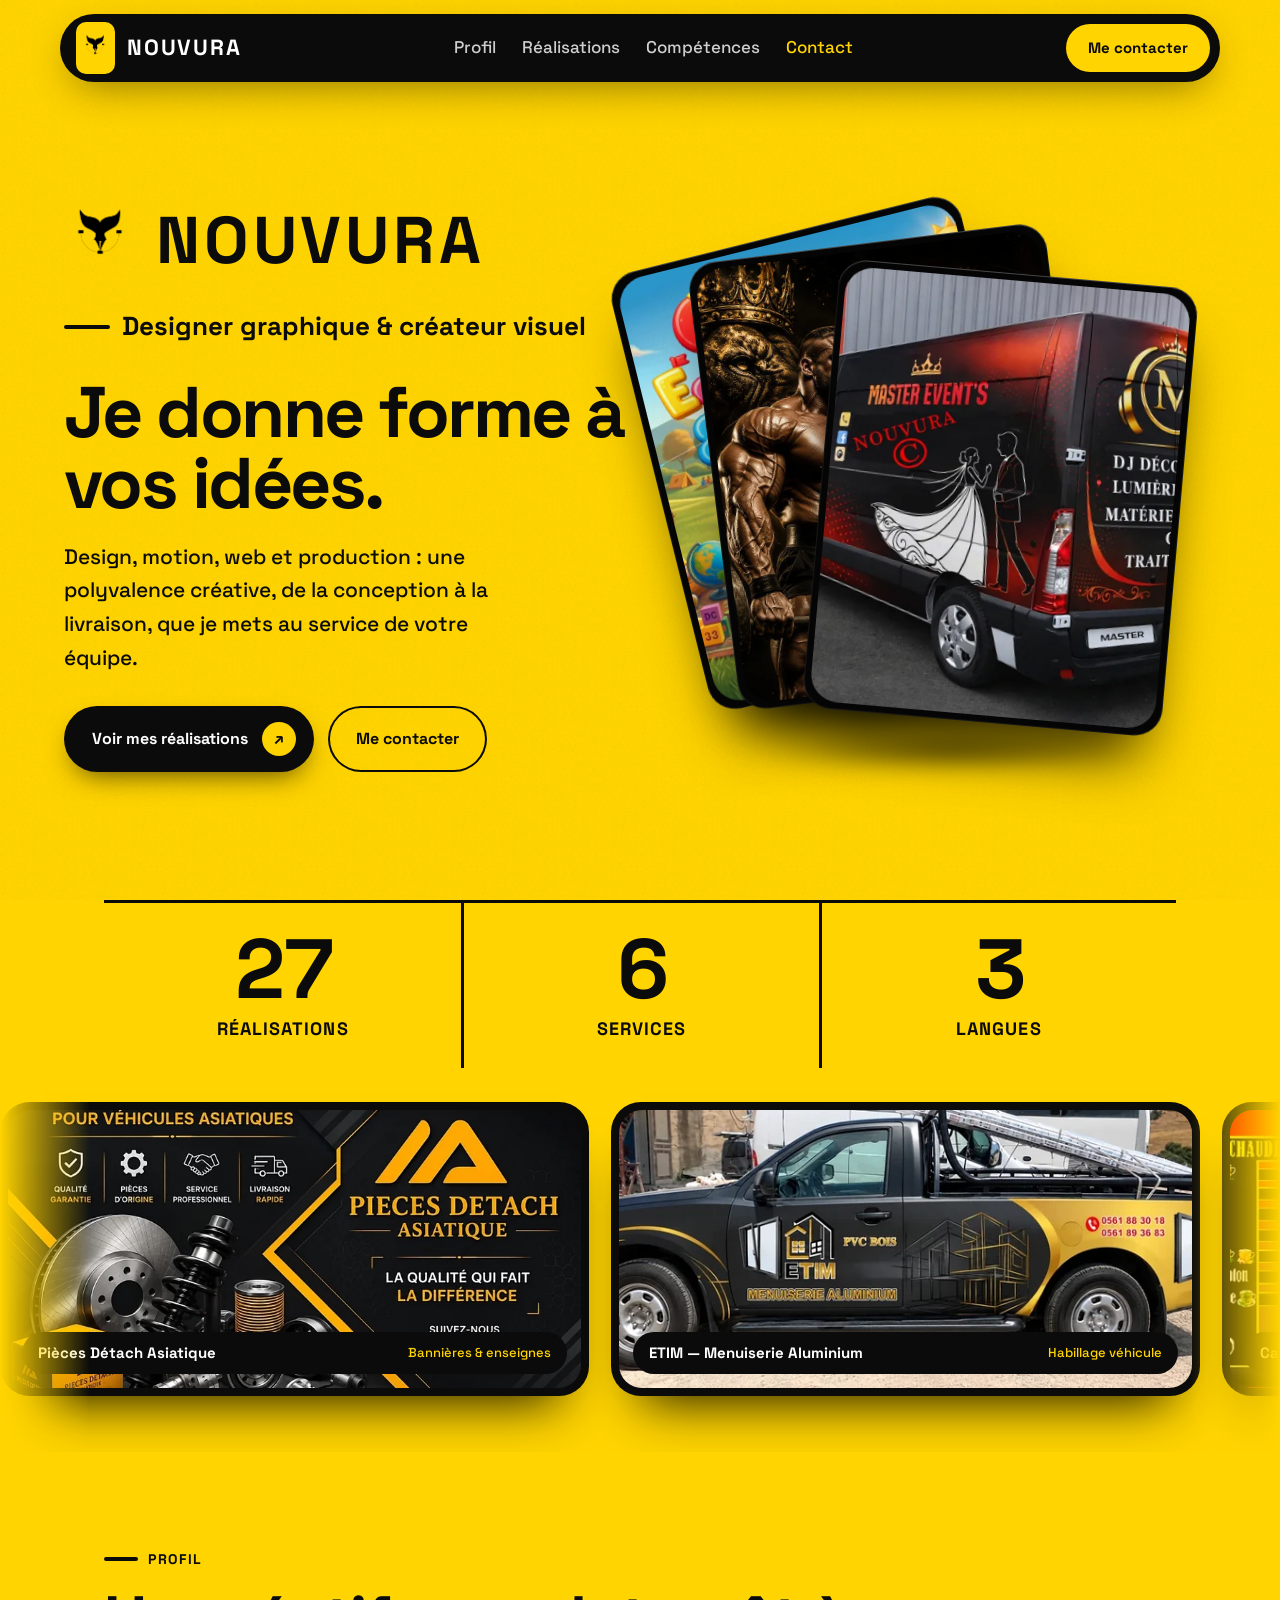
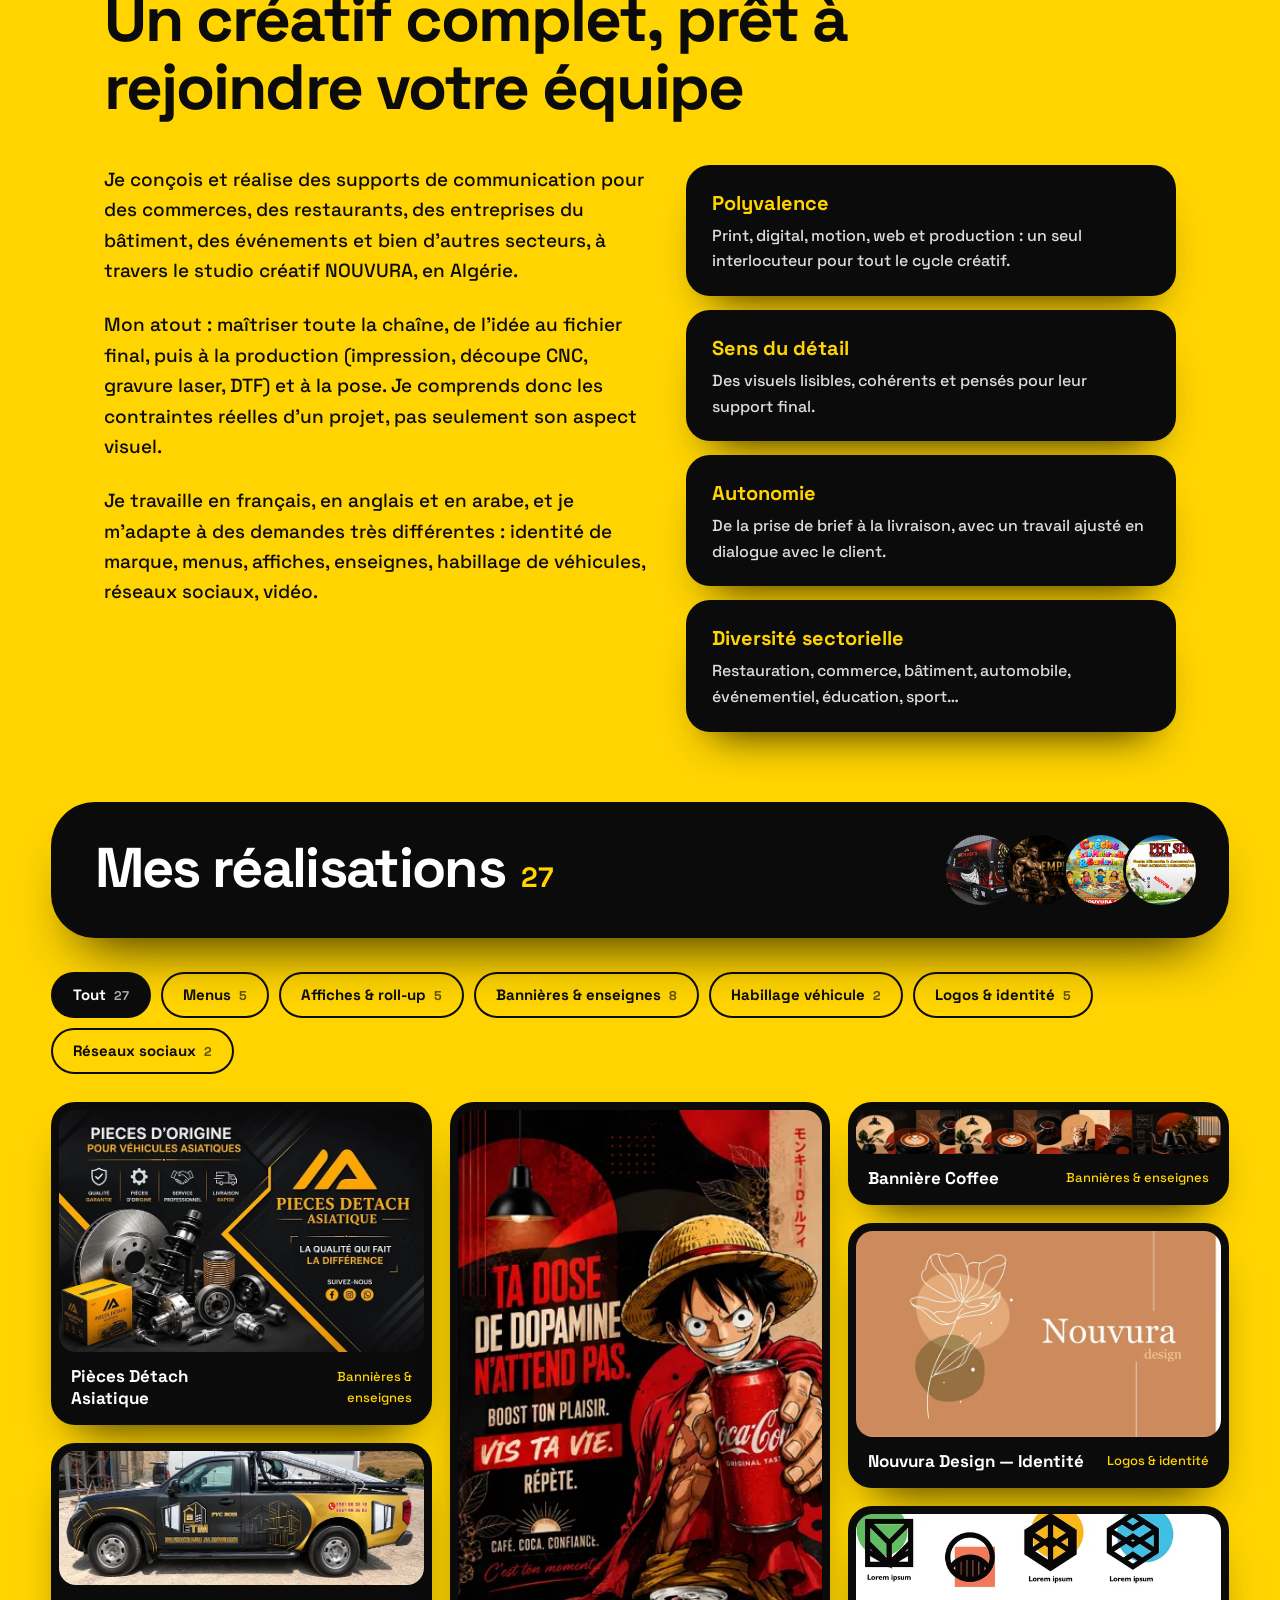
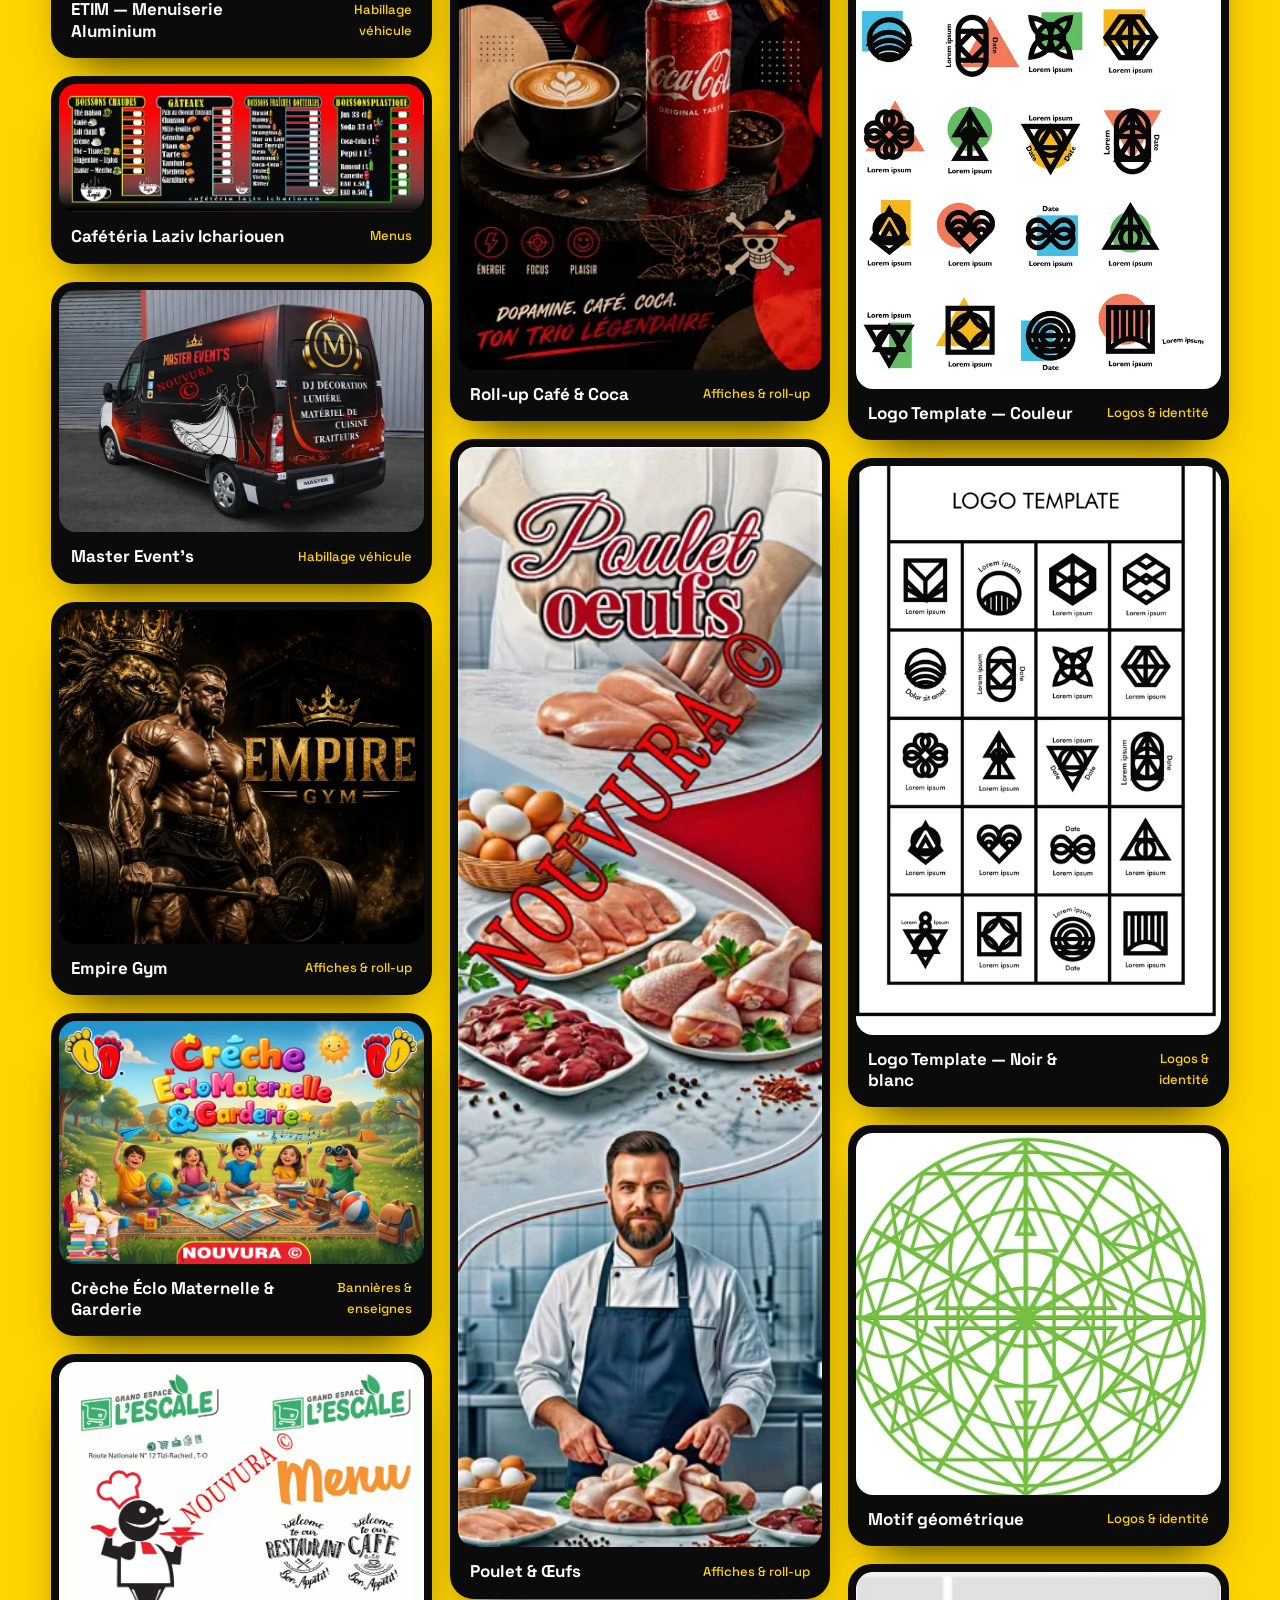
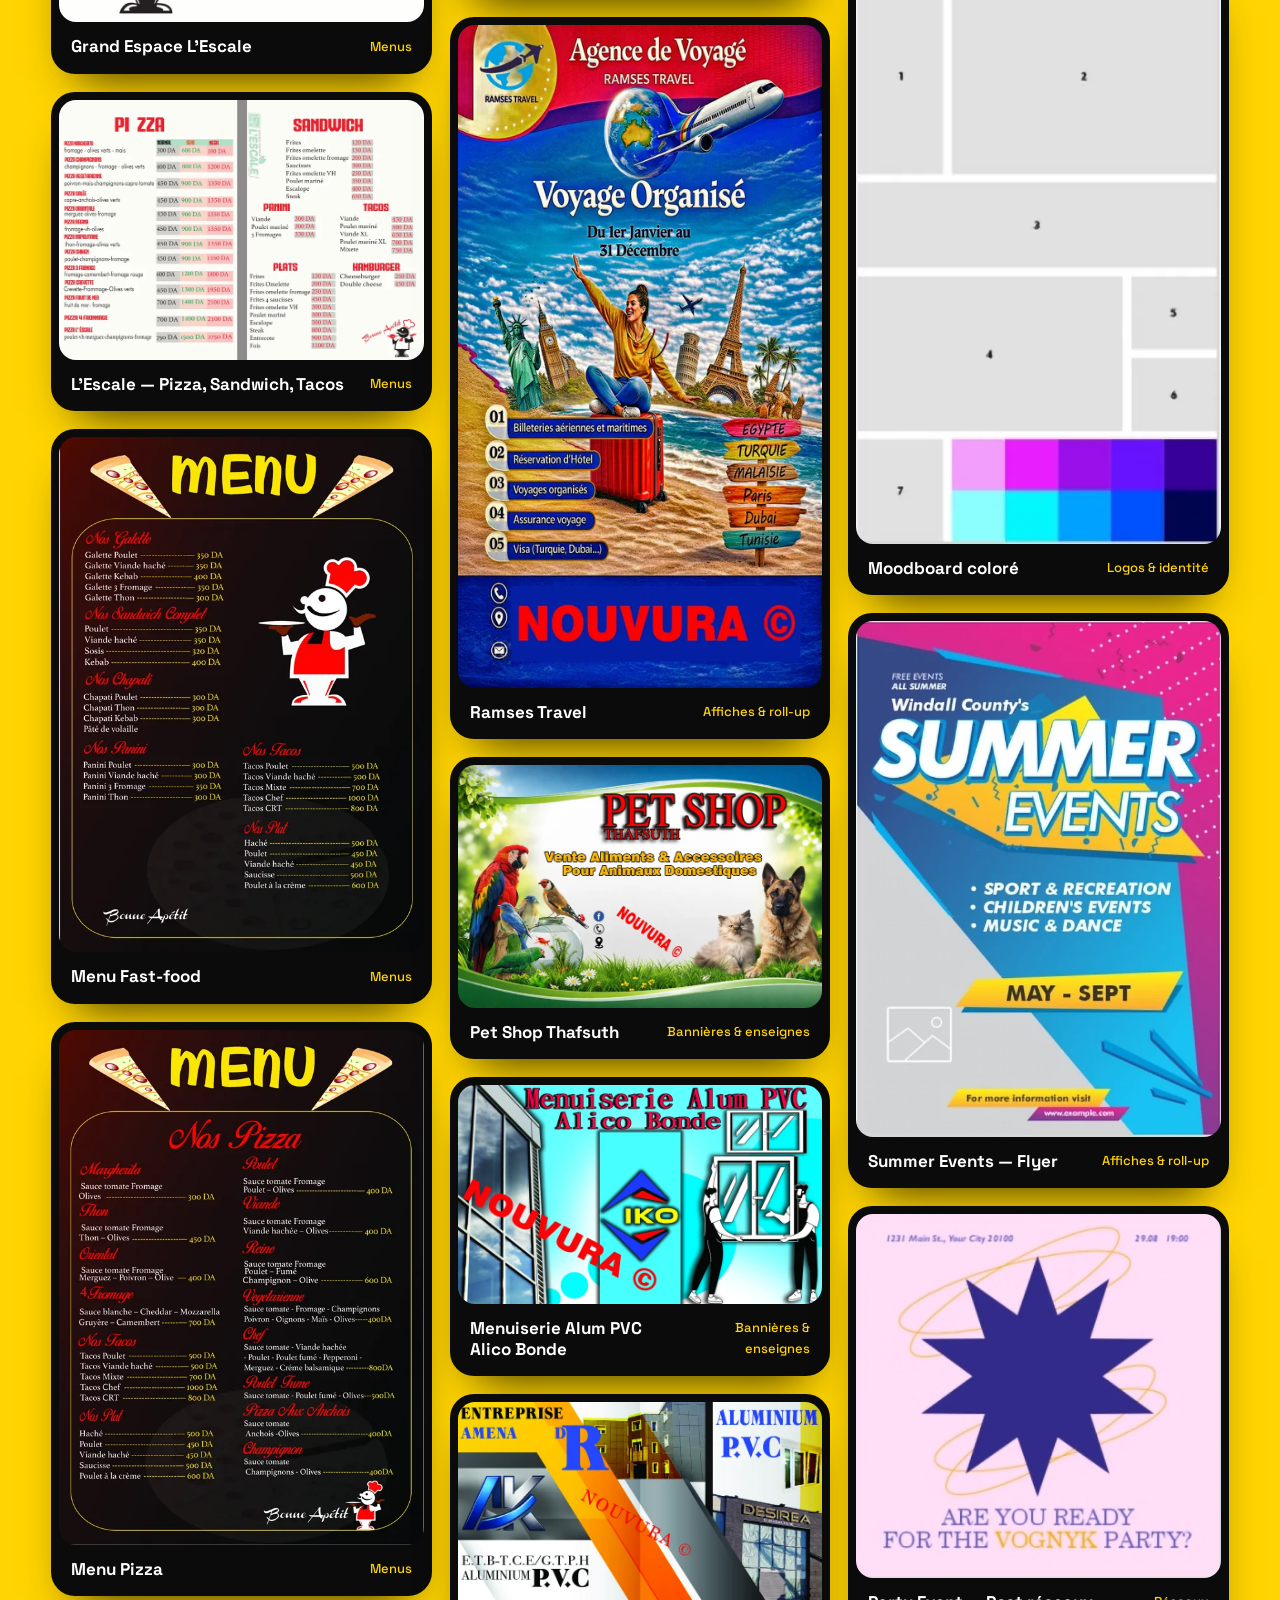
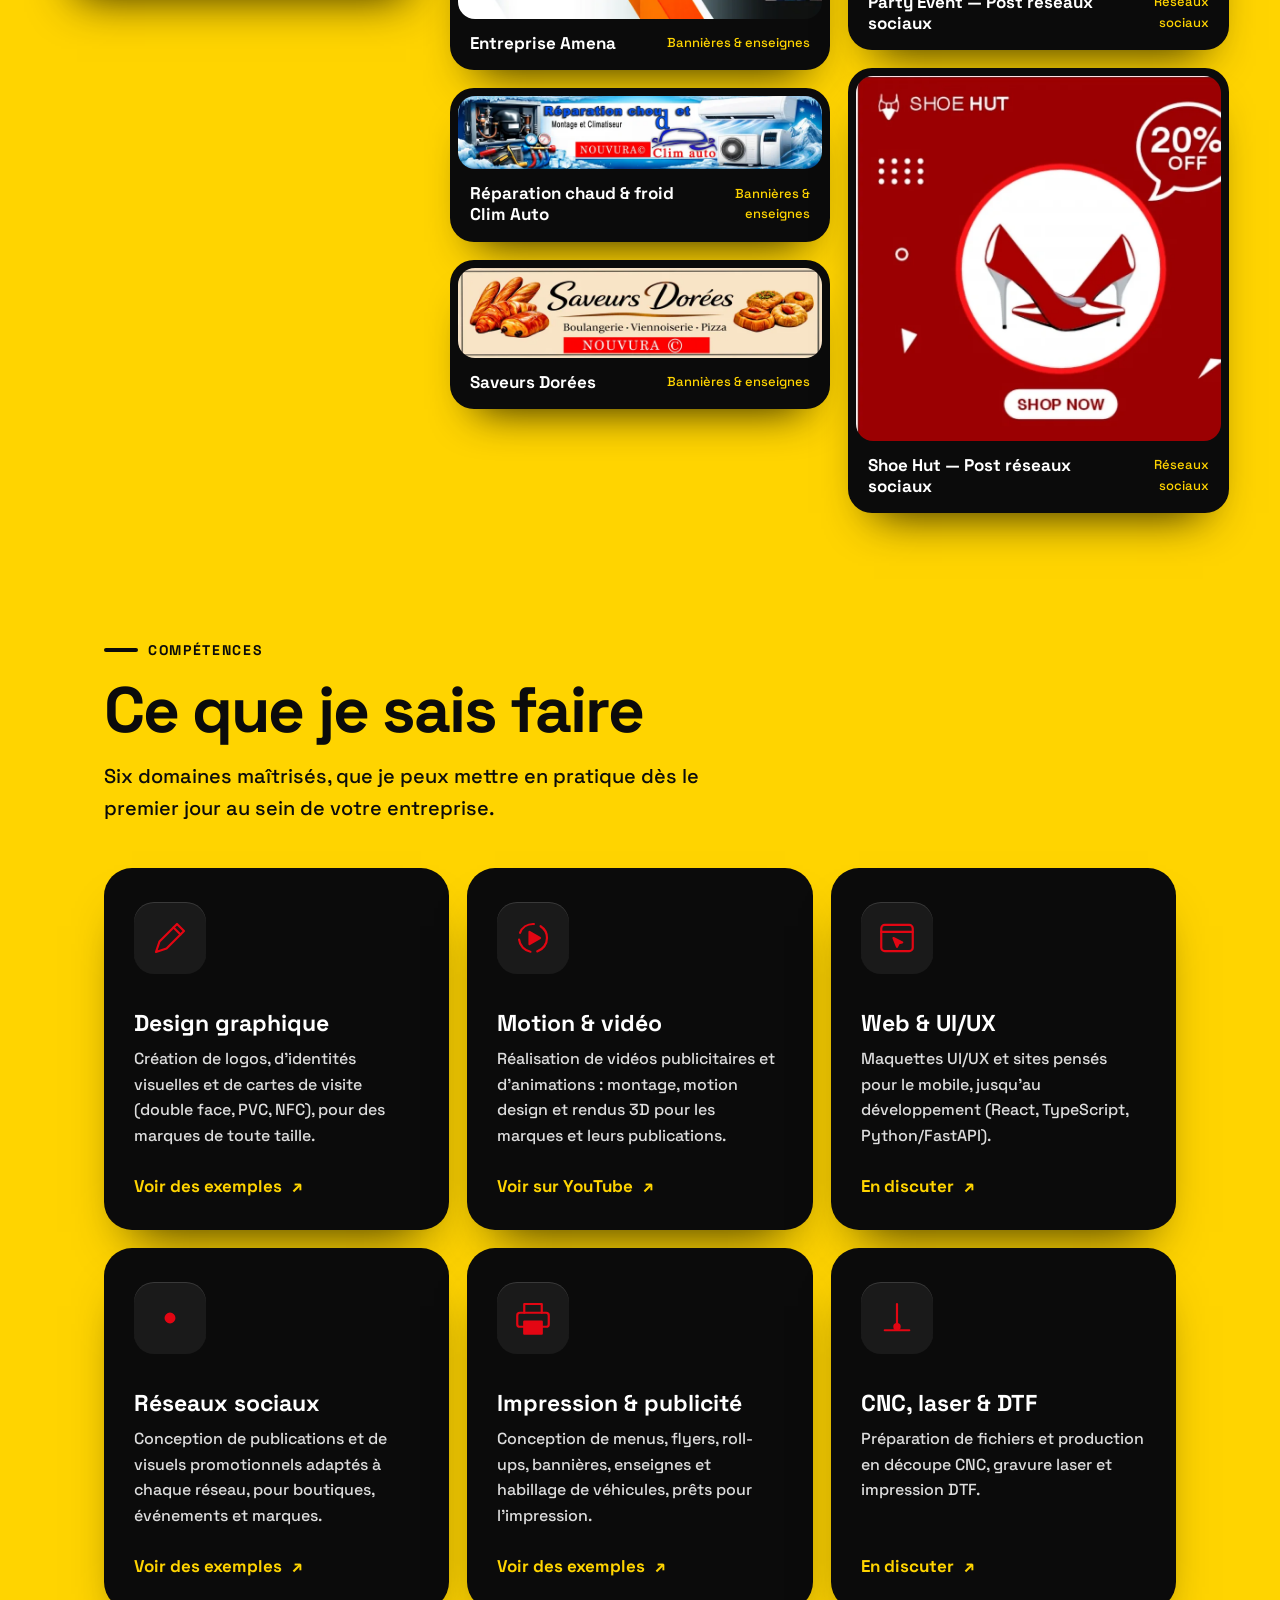
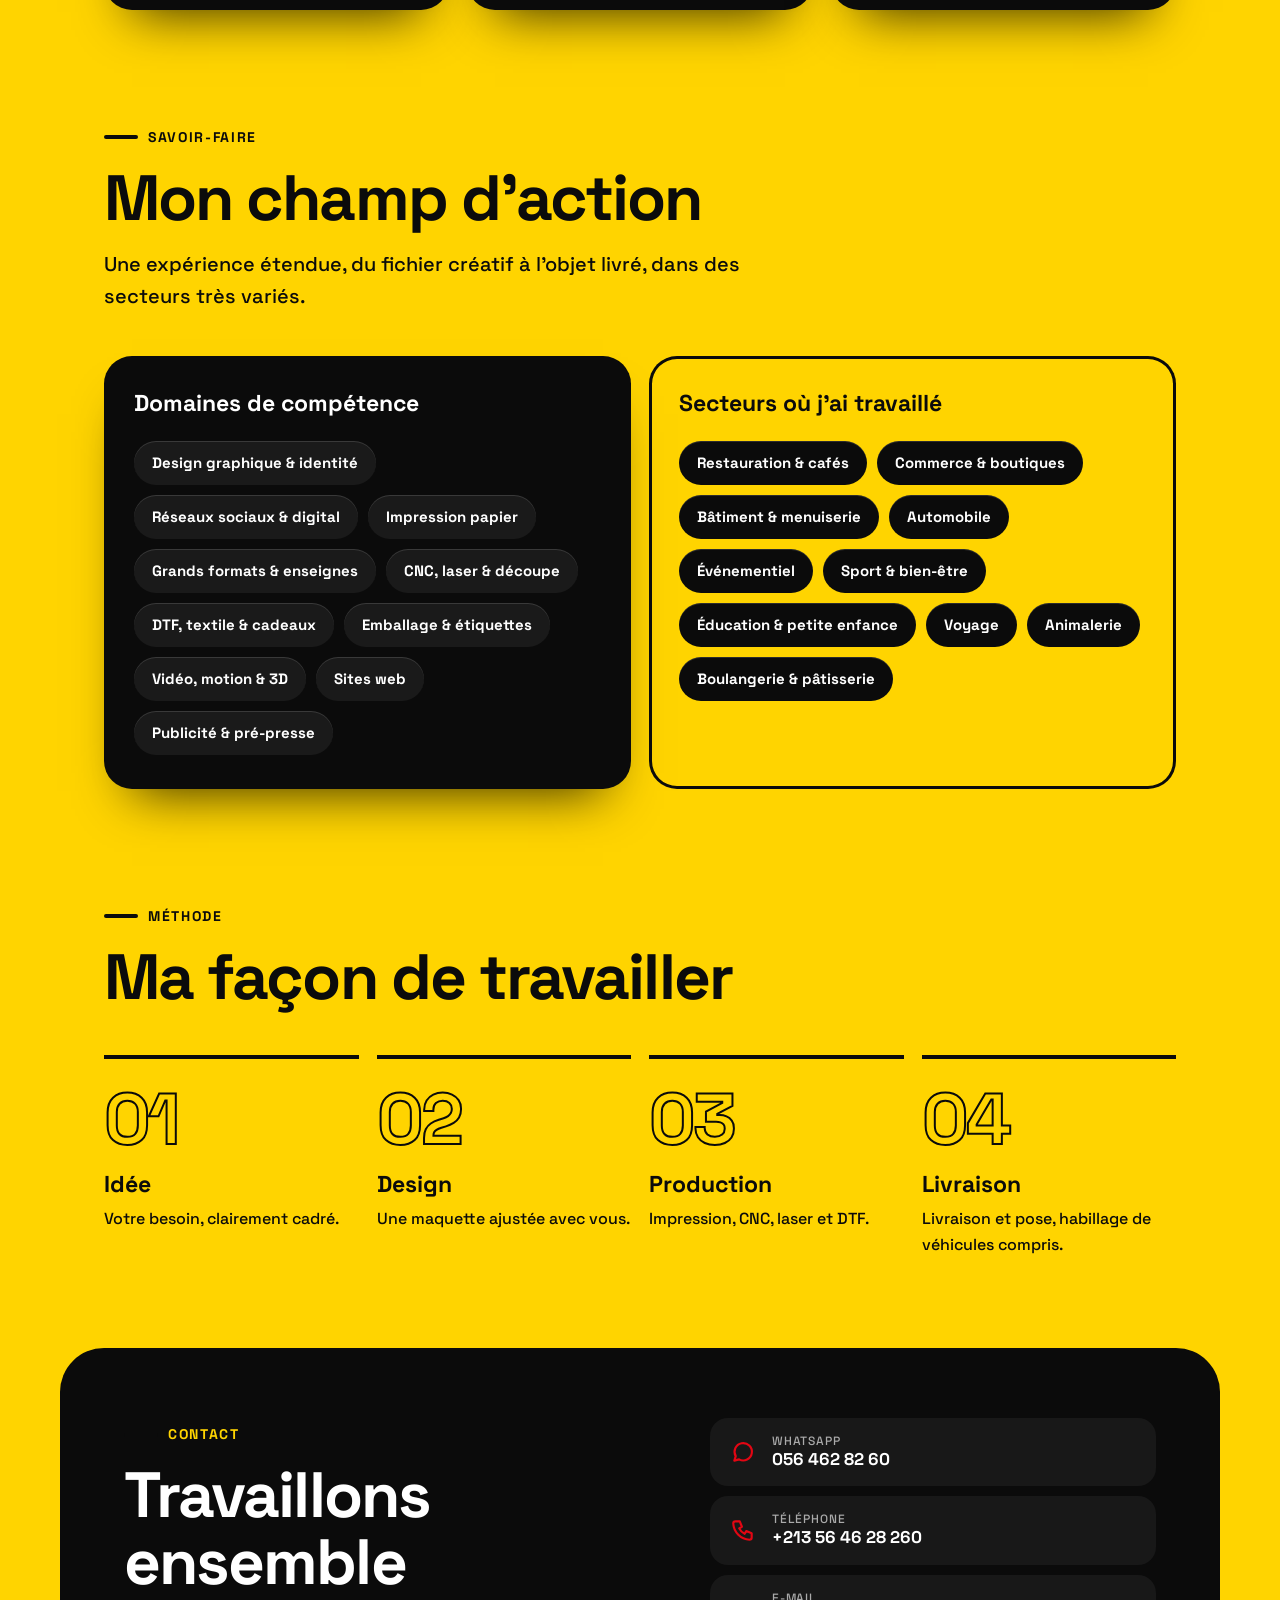
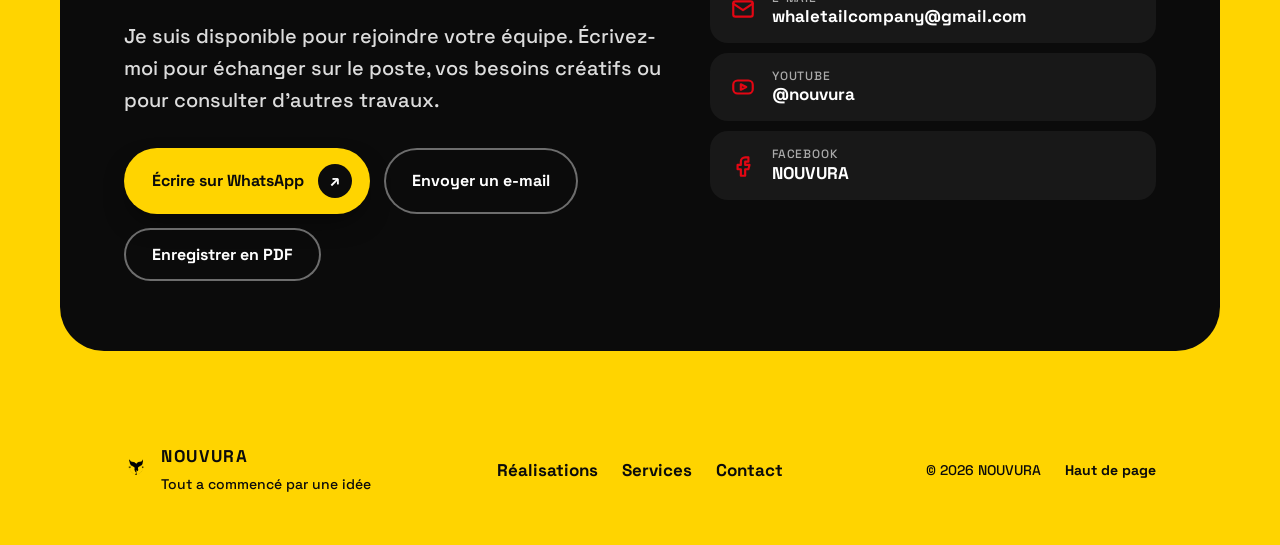
<file: index.html>
<!doctype html>
<html lang="fr">
<head>
<meta charset="utf-8">
<meta name="viewport" content="width=device-width, initial-scale=1">
<meta name="theme-color" content="#ffd400">
<title>NOUVURA — Portfolio | Designer graphique & créateur visuel</title>
<meta name="description" content="Portfolio professionnel — designer graphique et créateur visuel : design, motion & vidéo, web, réseaux sociaux, impression, CNC, laser & DTF.">
<link rel="icon" href="logo.png">
<link rel="preconnect" href="https://fonts.googleapis.com"><link rel="preconnect" href="https://fonts.gstatic.com" crossorigin>
<link href="https://fonts.googleapis.com/css2?family=Space+Grotesk:wght@500;700&display=swap" rel="stylesheet">
<style>
:root{--y:#ffd400;--k:#0b0b0b;--r:#e30613;--e:cubic-bezier(.22,1,.36,1);--s1:8px;--s2:16px;--s3:24px;--s4:32px;--s5:48px;--s6:72px}
*{box-sizing:border-box;margin:0}
html{scroll-behavior:smooth;scroll-padding-top:90px}
body{background:var(--y);color:var(--k);font:500 17px/1.6 'Space Grotesk',system-ui,sans-serif;overflow-x:hidden}
body::after{content:"";position:fixed;inset:0;pointer-events:none;opacity:.07;mix-blend-mode:multiply;background:url("data:image/svg+xml,%3Csvg xmlns='http://www.w3.org/2000/svg' width='160' height='160'%3E%3Cfilter id='n'%3E%3CfeTurbulence baseFrequency='.9' numOctaves='2'/%3E%3C/filter%3E%3Crect width='160' height='160' filter='url(%23n)'/%3E%3C/svg%3E")}
a{color:inherit;text-decoration:none}
svg{fill:none;stroke:currentColor;stroke-width:2;stroke-linecap:round;stroke-linejoin:round}
body.noscroll{overflow:hidden}
:focus-visible{outline:3px solid var(--k);outline-offset:3px}
.bar :focus-visible,article :focus-visible,.contact :focus-visible,.wtitle :focus-visible,.lb :focus-visible,.card :focus-visible,.rc:focus-visible{outline-color:var(--y)}
.skip{position:fixed;top:-80px;left:16px;z-index:60;background:var(--k);color:#fff;padding:12px 20px;border-radius:99px;font-weight:700;transition:top .3s var(--e)}.skip:focus{top:14px}

/* ---------- barre ---------- */
.bar{position:fixed;top:14px;left:50%;transform:translateX(-50%);width:min(1160px,calc(100% - 24px));z-index:9;display:flex;align-items:center;justify-content:space-between;gap:12px;background:var(--k);color:#fff;border-radius:999px;padding:8px 10px 8px 16px;box-shadow:0 14px 40px -12px #0007}
.brand{display:flex;align-items:center;gap:12px;letter-spacing:.08em;font-size:22px}
.brand img{height:52px;width:auto;border-radius:10px;background:var(--y);padding:4px}
nav.main{display:flex;gap:26px}nav.main a{opacity:.8;transition:.3s}nav.main a:hover,nav.main a[aria-current=true]{opacity:1;color:var(--y)}
.bar .pill{background:var(--y);color:var(--k);font-weight:700;font-size:15px;padding:12px 22px;border-radius:99px;transition:transform .5s var(--e)}.bar .pill:hover{transform:translateY(-2px)}
.prog{position:absolute;left:28px;right:28px;bottom:3px;height:3px;border-radius:3px;background:var(--y);transform-origin:left;transform:scaleX(0)}

/* ---------- hero ---------- */
.hero{position:relative;contain:paint;min-height:100svh;display:grid;grid-template-columns:1.05fr .95fr;align-items:center;gap:30px;padding:120px 5vw 60px;max-width:1300px;margin:auto}
.lock{display:flex;align-items:center;gap:18px;margin-bottom:14px}
.lock img{height:clamp(64px,9vw,104px);width:auto}
.lock b{font-size:clamp(34px,5.4vw,66px);letter-spacing:.06em;line-height:1}
.slogan{font-size:clamp(18px,2.2vw,26px);font-weight:700;margin-bottom:30px;display:flex;align-items:center;gap:12px}
.slogan::before{content:"";width:46px;height:4px;border-radius:4px;background:var(--k);flex:none}
h1{font-size:clamp(38px,5.6vw,80px);line-height:.98;letter-spacing:-.035em;font-weight:700}
.hero p{font-size:21px;margin:22px 0 32px;max-width:440px}
.cta-row{display:flex;flex-wrap:wrap;gap:14px}
.btn{display:inline-flex;align-items:center;gap:14px;background:var(--k);color:#fff;padding:16px 18px 16px 28px;border-radius:99px;font-weight:700;border:0;cursor:pointer;font-family:inherit;font-size:16px;transition:transform .5s var(--e),box-shadow .5s var(--e);box-shadow:0 12px 28px -10px #000a}
.btn i{font-style:normal;display:grid;place-items:center;width:34px;height:34px;border-radius:50%;background:var(--y);color:var(--k);transition:transform .5s var(--e)}
.btn:hover{transform:translateY(-3px)}.btn:hover i{transform:rotate(45deg)}
.btn.y{background:var(--y);color:var(--k)}.btn.y i{background:var(--k);color:#fff}
.btn.ghost{background:none;color:var(--k);box-shadow:inset 0 0 0 2px var(--k);padding:16px 28px}.btn.ghost:hover{background:var(--k);color:#fff}
.stage{position:relative;height:min(560px,70vw);perspective:1200px;transform-style:preserve-3d}
.plate,.shadow{position:absolute;left:50%;top:50%;transition:transform .12s linear}
.plate{--ox:0px;--oy:0px;--rot:0deg;--mx:0px;--my:0px;--ry:0deg;--rx:0deg;transform:translate(calc(var(--ox) + var(--mx)),calc(var(--oy) + var(--my))) rotate(var(--rot)) rotateY(var(--ry)) rotateX(var(--rx))}
.p2{--ox:-16%;--oy:-3%;--rot:-7deg}.p3{--ox:-32%;--oy:-6%;--rot:-14deg}
.p1{--ox:14%;--oy:4%;--rot:5deg}
.plate{width:min(360px,70%);aspect-ratio:4/5;margin:calc(min(360px,70%)*-.625) 0 0 calc(min(360px,70%)*-.5);border-radius:28px;background:#050505;padding:7px;overflow:hidden;box-shadow:inset 0 1px 0 #fff3,inset 0 0 0 1px #fff1,0 40px 60px -20px #000c}
.p1{animation:float 7s ease-in-out infinite}
.plate img{width:100%;height:100%;object-fit:cover;border-radius:inherit;display:block}
.shadow{width:70%;height:40px;margin:250px 0 0 -35%;background:radial-gradient(#0009,#0000 70%);filter:blur(10px);animation:sh 7s ease-in-out infinite}
@keyframes float{50%{translate:0 -14px}}@keyframes sh{50%{scale:.88;opacity:.7}}

/* ---------- chiffres ---------- */
.stats{max-width:1200px;margin:0 auto;padding:0 5vw;display:grid;grid-template-columns:repeat(3,minmax(0,1fr))}
.sti{display:flex;flex-direction:column;align-items:center;gap:4px;padding:var(--s3) var(--s2);border-top:3px solid var(--k);min-width:0}
.sti+.sti{border-inline-start:3px solid var(--k)}
.sti b{font-size:clamp(40px,7vw,84px);line-height:1;letter-spacing:-.04em;font-variant-numeric:tabular-nums}
.sti span{font-size:clamp(13px,1.6vw,18px);font-weight:700;letter-spacing:.06em;text-transform:uppercase;text-align:center}

/* ---------- bande ---------- */
.reel{direction:ltr;overflow:hidden;padding:34px 0 56px;-webkit-mask-image:linear-gradient(90deg,transparent,#000 7%,#000 93%,transparent);mask-image:linear-gradient(90deg,transparent,#000 7%,#000 93%,transparent)}
.track{display:flex;gap:22px;width:max-content;animation:reel 80s linear infinite}
@keyframes reel{to{transform:translateX(-50%)}}
.rc{position:relative;flex:none;width:clamp(290px,46vw,680px);aspect-ratio:2/1;border-radius:30px;background:var(--k);padding:8px;cursor:zoom-in;box-shadow:0 34px 50px -30px #000e}
.rc .ri{width:100%;height:100%;overflow:hidden;border-radius:23px}
.rc img{width:100%;height:100%;object-fit:cover;display:block;animation:kb 10s ease-in-out infinite alternate}
.rc:nth-child(even) img{animation-delay:-5s}
@keyframes kb{to{transform:scale(1.08)}}
.rc figcaption{position:absolute;left:22px;right:22px;bottom:22px;display:flex;justify-content:space-between;align-items:center;gap:10px;background:var(--k);color:#fff;padding:9px 16px;border-radius:99px}
.rc b{font-size:15px;min-width:0;overflow:hidden;text-overflow:ellipsis;white-space:nowrap}.rc small{color:var(--y);font-size:13px;white-space:nowrap}

/* ---------- titres de section ---------- */
h2{font-size:clamp(34px,5vw,64px);letter-spacing:-.03em;line-height:1.05;margin-bottom:var(--s2)}
.lead{font-size:20px;max-width:640px;margin-bottom:44px}
h3{font-size:23px;font-weight:700;line-height:1.2}
.eyebrow{display:inline-flex;align-items:center;gap:10px;font-weight:700;font-size:14px;letter-spacing:.12em;text-transform:uppercase;margin-bottom:var(--s2)}
.eyebrow::before{content:"";width:34px;height:4px;border-radius:4px;background:var(--k)}

/* ---------- réalisations ---------- */
.works{max-width:1300px;margin:auto;padding:50px 4vw 30px}
.wtitle{display:flex;align-items:center;justify-content:space-between;gap:16px;background:var(--k);color:#fff;border-radius:clamp(26px,4vw,44px);padding:clamp(18px,2.6vw,30px) clamp(18px,2.6vw,30px) clamp(18px,2.6vw,30px) clamp(24px,3.4vw,44px);box-shadow:0 34px 56px -30px #000d}
.wl{display:flex;align-items:baseline;gap:16px;min-width:0}
.wl h2{margin:0;font-size:clamp(28px,4.4vw,56px)}
.wl small{color:var(--y);font-size:clamp(18px,2.4vw,28px);font-weight:700}
.wstack{display:flex}.wstack img{width:clamp(40px,6vw,76px);height:clamp(40px,6vw,76px);border-radius:50%;object-fit:cover;border:3px solid var(--k);margin-inline-start:-16px;background:#222}
.filters{display:flex;flex-wrap:wrap;gap:10px;margin:34px 0 28px}
.filters button{font:inherit;font-weight:700;font-size:15px;min-height:44px;border:2px solid var(--k);background:none;color:var(--k);padding:9px 20px;border-radius:99px;cursor:pointer;transition:.4s var(--e)}
.filters button:hover{transform:translateY(-2px)}.filters .on{background:var(--k);color:#fff}
.filters em{font-style:normal;opacity:.65;font-size:.85em;margin-inline-start:4px}
.masonry{columns:3;column-gap:18px}
.card{break-inside:avoid;margin:0 0 18px;background:var(--k);color:#fff;border-radius:24px;padding:8px 8px 0;cursor:pointer;box-shadow:0 26px 44px -26px #000d;opacity:0;translate:0 80px;scale:.86;rotate:-1.5deg;transition:transform .6s var(--e),box-shadow .6s var(--e)}
.card.in{opacity:1;translate:0 0;scale:1;rotate:0deg;transition:opacity 1s var(--e),translate 1s var(--e),scale 1s var(--e),rotate 1s var(--e),transform .6s var(--e),box-shadow .6s var(--e)}
.card.in.done{transition:transform .6s var(--e),box-shadow .6s var(--e)}
.card:hover{transform:translateY(-6px);box-shadow:0 40px 56px -26px #000e}
.card .im{overflow:hidden;border-radius:17px;background:#1a1a1a}
.card img{display:block;width:100%;height:auto;transition:transform 1s var(--e)}
.card:hover img{transform:scale(1.04)}
.card div.t{display:flex;justify-content:space-between;align-items:center;gap:10px;padding:14px 12px 16px}
.card b{font-size:17px;line-height:1.25}.card small{color:var(--y);font-size:13px;text-align:end}
.card:focus-visible{outline:3px solid var(--y);outline-offset:-3px}

/* ---------- profil ---------- */
.profil{max-width:1200px;margin:auto;padding:90px 5vw 20px}
.profil h2{max-width:860px;margin-bottom:44px}
.pwrap{display:grid;grid-template-columns:1.05fr .95fr;gap:40px;align-items:start}
.pt p{font-size:19px;margin-bottom:var(--s3);max-width:560px}
.pv-list{list-style:none;padding:0;display:grid;gap:14px}
.pv-list li{background:var(--k);color:#fff;border-radius:24px;padding:22px 26px;box-shadow:0 26px 44px -26px #000d;display:grid;gap:4px}
.pv-list b{color:var(--y);font-size:20px}.pv-list span{color:#ddd;font-size:16px}
@media(max-width:900px){.pwrap{grid-template-columns:1fr}}
/* ---------- services ---------- */
.services,.expertise,.process{max-width:1200px;margin:auto;padding:90px 5vw 20px}
.grid{display:grid;grid-template-columns:repeat(3,1fr);gap:18px}
article{background:var(--k);color:#fff;border-radius:28px;padding:34px 30px 30px;min-height:260px;display:flex;flex-direction:column;justify-content:space-between;gap:36px;box-shadow:0 30px 50px -28px #000c;transition:transform .6s var(--e),box-shadow .6s var(--e);opacity:0;translate:0 40px}
article.in{opacity:1;translate:0 0;transition:opacity .9s var(--e),translate .9s var(--e),transform .6s var(--e),box-shadow .6s var(--e)}
article:hover{transform:translateY(-8px);box-shadow:0 44px 60px -26px #000d}
article .tx{flex:1;display:flex;flex-direction:column;gap:var(--s1)}
article .tx p{color:#ddd;font-size:16px}
.sa{display:inline-flex;align-items:center;gap:10px;color:var(--y);font-weight:700;min-height:44px;margin-top:auto;padding-top:var(--s2);width:max-content;transition:gap .4s var(--e)}
.sa i{font-style:normal}.sa:hover{gap:16px}
.ico{width:72px;height:72px;border-radius:20px;background:#1a1a1a;display:grid;place-items:center;color:var(--r);box-shadow:inset 0 1px 0 #fff2}
.ico svg{width:42px;stroke-width:2.5;overflow:visible}
.i-pen .d{stroke-dasharray:120;animation:draw 3.5s ease-in-out infinite}@keyframes draw{0%{stroke-dashoffset:120}55%,100%{stroke-dashoffset:0}}
.spin{stroke-dasharray:20 8;transform-origin:24px 24px;animation:rot 8s linear infinite}@keyframes rot{to{rotate:360deg}}
.pl{fill:var(--r);animation:bt 2s ease-in-out infinite;transform-origin:26px 24px}@keyframes bt{50%{scale:1.15}}
.cur{fill:var(--r);animation:mv 3s ease-in-out infinite}@keyframes mv{50%{translate:8px -6px}}
.pu{fill:var(--r);animation:bt 1.8s ease-in-out infinite;transform-origin:24px 24px}
.rg{transform-origin:24px 24px;animation:rp 2.4s ease-out infinite;opacity:0}.r2{animation-delay:1.2s}@keyframes rp{0%{scale:.4;opacity:1}100%{scale:1.1;opacity:0}}
.sheet{fill:var(--r);animation:sl 2.6s ease-in-out infinite}@keyframes sl{0%{translate:0 -8px}60%,100%{translate:0 4px}}
.bm{animation:bm 2s ease-in-out infinite;transform-origin:24px 8px}@keyframes bm{50%{scale:1 .6}}
.sp{fill:var(--r);animation:bt 1s ease-in-out infinite;transform-origin:24px 34px}

/* ---------- expertise ---------- */
.xwrap{display:grid;grid-template-columns:1fr 1fr;gap:18px}
.xbox{background:var(--k);color:#fff;border-radius:28px;padding:34px 30px;box-shadow:0 30px 50px -28px #000c}
.xbox h3{margin-bottom:var(--s3)}
.tags{display:flex;flex-wrap:wrap;gap:10px}
.tags span{background:#1a1a1a;border-radius:99px;padding:10px 18px;font-size:15px;font-weight:700;box-shadow:inset 0 1px 0 #fff2}
.xbox.light{background:none;color:var(--k);box-shadow:inset 0 0 0 3px var(--k)}
.xbox.light .tags span{background:var(--k);color:#fff}

/* ---------- méthode ---------- */
.steps{list-style:none;padding:0;display:grid;grid-template-columns:repeat(4,1fr);gap:18px}
.steps li{position:relative;padding-top:var(--s3);border-top:4px solid var(--k);opacity:0;translate:0 30px;transition:opacity .9s var(--e),translate .9s var(--e)}
.steps li.in{opacity:1;translate:0 0}
.steps b{display:block;font-size:clamp(44px,6vw,72px);line-height:1;letter-spacing:-.04em;-webkit-text-stroke:2px var(--k);color:transparent;margin-bottom:var(--s2)}
.steps h3{margin-bottom:var(--s1)}.steps p{font-size:16px;max-width:260px}

/* ---------- contact ---------- */
.contact{position:relative;background:var(--k);color:#fff;border-radius:44px;max-width:1160px;margin:70px auto 60px;width:calc(100% - 24px);padding:70px 5vw}
.contact h2{margin-bottom:var(--s3)}
.cwrap{display:grid;grid-template-columns:1.1fr .9fr;gap:40px;align-items:start}
.cwrap p.lead{color:#ddd;margin-bottom:var(--s4)}
.cwrap .cta-row .btn.ghost{color:#fff;box-shadow:inset 0 0 0 2px #fff6}.cwrap .cta-row .btn.ghost:hover{background:#fff;color:var(--k)}
.links{display:grid;gap:10px;align-content:start}
.links a{display:flex;align-items:center;gap:16px;min-height:56px;padding:16px 20px;border-radius:18px;background:#181818;transition:.4s var(--e)}
.links a:hover{background:var(--y);color:var(--k);transform:translateX(6px)}
.links svg{width:26px;flex:none;color:var(--r);transition:.4s}.links a:hover svg{color:var(--k)}
.links small{display:block;color:#aaa;font-size:12px;letter-spacing:.08em;text-transform:uppercase;line-height:1.2}.links a:hover small{color:#333}
.links b{display:block;line-height:1.3;overflow-wrap:anywhere}

footer{max-width:1160px;margin:0 auto;padding:var(--s4) 5vw var(--s5);display:grid;grid-template-columns:1fr auto 1fr;align-items:center;gap:var(--s3)}
.fb{display:flex;align-items:center;gap:12px}.fb img{height:36px;width:auto}.fb b{display:block;letter-spacing:.08em}.fb span{font-size:14px}
.fn{display:flex;gap:var(--s3)}.fn a,.fe a{display:inline-flex;align-items:center;min-height:44px;font-weight:700}.fn a:hover,.fe a:hover{text-decoration:underline;text-underline-offset:5px}
.fe{display:flex;gap:var(--s3);align-items:center;justify-content:flex-end;font-size:14px}

/* ---------- visionneuse ---------- */
.lb{position:fixed;inset:0;z-index:20;background:#000e;display:grid;place-items:center;padding:20px;backdrop-filter:blur(8px);overflow:auto;align-content:center}
.lb[hidden]{display:none}
.lb figure{max-width:min(1100px,92vw);display:grid;gap:14px;justify-items:center;animation:zi .5s var(--e)}
@keyframes zi{from{opacity:0;scale:.92}}
.lb img{max-width:100%;max-height:62vh;border-radius:14px;box-shadow:0 30px 80px #000}
.lb figcaption{color:#fff;font-weight:700;text-align:center;max-width:720px;display:flex;flex-direction:column;align-items:center}
.lb figcaption small{display:block;color:var(--y);font-weight:500}
.lb figcaption p{font-weight:500;color:#ddd;font-size:15px;line-height:1.6;margin-top:10px}
.lbc{margin-top:var(--s2)}
.lb button{position:absolute;border:0;background:var(--y);color:var(--k);width:48px;height:48px;border-radius:50%;font-size:26px;cursor:pointer;transition:.3s}
.lb button:hover{transform:scale(1.1)}.x{top:18px;right:18px}.pv{left:18px;top:50%}.nx{right:18px;top:50%}

/* ---------- responsive ---------- */
@media(max-width:900px){nav.main{display:none}.hero{grid-template-columns:1fr;padding-top:110px}.stage{height:380px}.grid{grid-template-columns:1fr 1fr}.cwrap,.xwrap{grid-template-columns:1fr}.masonry{columns:2}.steps{grid-template-columns:1fr 1fr}footer{grid-template-columns:1fr;justify-items:start}.fe{justify-content:flex-start}}
@media(max-width:560px){.grid{grid-template-columns:1fr}.brand b{font-size:16px}.brand img{height:42px}.contact{border-radius:30px}.masonry{columns:1}.pv,.nx{top:auto;bottom:18px}.wstack{display:none}.steps{grid-template-columns:1fr}.stats{padding:0 4vw}.sti{padding:var(--s2) 4px}.sti span{font-size:11px;letter-spacing:0}.rc{width:min(78vw,340px)}.cta-row .btn{flex:1 1 100%;justify-content:space-between}.btn.ghost{justify-content:center!important}.bar .pill{padding:10px 16px;font-size:14px}}
@media(prefers-reduced-motion:reduce){*{animation:none!important;transition:none!important}article,.steps li{opacity:1;translate:0 0}.card{opacity:1;translate:0 0;scale:1;rotate:0deg}.reel{overflow-x:auto}}

/* ---------- impression / export PDF ---------- */
@media print{
@page{size:A4;margin:10mm}
body{background:#fff;-webkit-print-color-adjust:exact;print-color-adjust:exact}body::after,.bar,.lb,.stage .shadow{display:none}
.hero{min-height:auto;padding:20px 0}.reel{display:none}
.card,article,.steps li{opacity:1!important;translate:0 0!important;scale:1!important;rotate:0deg!important;animation:none!important}
.filters,.contact .btn.ghost[type=button]{display:none}.card,article,.xbox,.pv-list li{break-inside:avoid}.contact{margin:30px 0}
}
</style>
</head>
<body>
<a class="skip" href="#top">Aller au contenu</a>

<header class="bar">
  <a class="brand" href="#top" aria-label="NOUVURA"><img src="logo.png" alt="" width="52" height="52"><b>NOUVURA</b></a>
  <nav class="main" aria-label="Navigation"><a href="#profil">Profil</a><a href="#works">Réalisations</a><a href="#services">Compétences</a><a href="#contact">Contact</a></nav>
  <a class="pill" href="#contact">Me contacter</a>
  <i class="prog" id="prog" aria-hidden="true"></i>
</header>

<main id="top">
<section class="hero">
  <div class="copy">
    <div class="lock"><img src="logo.png" alt="" width="104" height="104"><b>NOUVURA</b></div>
    <div class="slogan">Designer graphique &amp; créateur visuel</div>
    <h1>Je donne forme à vos idées.</h1>
    <p>Design, motion, web et production : une polyvalence créative, de la conception à la livraison, que je mets au service de votre équipe.</p>
    <div class="cta-row">
      <a class="btn" href="#works"><span>Voir mes réalisations</span><i>↗</i></a>
      <a class="btn ghost" href="#contact"><span>Me contacter</span></a>
    </div>
  </div>
  <div class="stage" id="stage" aria-hidden="true">
    <div class="shadow"></div>
    <div class="plate p3"><img src="creche-t.webp" alt=""></div>
    <div class="plate p2"><img src="empire-gym-t.webp" alt=""></div>
    <div class="plate p1"><img src="master-events-t.webp" alt="" fetchpriority="high"></div>
  </div>
</section>

<section class="stats" aria-label="NOUVURA en chiffres">
  <div class="sti"><b data-n="27">27</b><span>réalisations</span></div>
  <div class="sti"><b data-n="6">6</b><span>services</span></div>
  <div class="sti"><b data-n="3">3</b><span>langues</span></div>
</section>

<section class="feat" aria-label="Réalisations à la une"><div class="reel"><div class="track" id="track"></div></div></section>

<section class="profil" id="profil">
  <span class="eyebrow">Profil</span>
  <h2>Un créatif complet, prêt à rejoindre votre équipe</h2>
  <div class="pwrap">
    <div class="pt">
      <p>Je conçois et réalise des supports de communication pour des commerces, des restaurants, des entreprises du bâtiment, des événements et bien d’autres secteurs, à travers le studio créatif NOUVURA, en Algérie.</p>
      <p>Mon atout : maîtriser toute la chaîne, de l’idée au fichier final, puis à la production (impression, découpe CNC, gravure laser, DTF) et à la pose. Je comprends donc les contraintes réelles d’un projet, pas seulement son aspect visuel.</p>
      <p>Je travaille en français, en anglais et en arabe, et je m’adapte à des demandes très différentes : identité de marque, menus, affiches, enseignes, habillage de véhicules, réseaux sociaux, vidéo.</p>
    </div>
    <ul class="pv-list">
      <li><b>Polyvalence</b><span>Print, digital, motion, web et production : un seul interlocuteur pour tout le cycle créatif.</span></li>
      <li><b>Sens du détail</b><span>Des visuels lisibles, cohérents et pensés pour leur support final.</span></li>
      <li><b>Autonomie</b><span>De la prise de brief à la livraison, avec un travail ajusté en dialogue avec le client.</span></li>
      <li><b>Diversité sectorielle</b><span>Restauration, commerce, bâtiment, automobile, événementiel, éducation, sport…</span></li>
    </ul>
  </div>
</section>

<section class="works" id="works">
  <div class="wtitle">
    <span class="wl"><h2>Mes réalisations</h2><small id="wc">27</small></span>
    <span class="wstack" id="wstack" aria-hidden="true"></span>
  </div>
  <div class="filters" id="filters" role="group" aria-label="Filtrer les réalisations"></div>
  <div class="masonry" id="gal"></div>
</section>

<section class="services" id="services">
  <span class="eyebrow">Compétences</span>
  <h2>Ce que je sais faire</h2>
  <p class="lead">Six domaines maîtrisés, que je peux mettre en pratique dès le premier jour au sein de votre entreprise.</p>
  <div class="grid">
    <article><div class="ico i-pen"><svg viewBox="0 0 48 48"><path class="d" d="M8 40l4-12L32 8l8 8-20 20z"/><path d="M28 12l8 8"/></svg></div><div class="tx"><h3>Design graphique</h3><p>Création de logos, d’identités visuelles et de cartes de visite (double face, PVC, NFC), pour des marques de toute taille.</p><a class="sa" href="#works" data-go="5"><span>Voir des exemples</span><i aria-hidden="true">↗</i></a></div></article>
    <article><div class="ico i-play"><svg viewBox="0 0 48 48"><circle class="spin" cx="24" cy="24" r="16"/><path class="pl" d="M20 17l12 7-12 7z"/></svg></div><div class="tx"><h3>Motion &amp; vidéo</h3><p>Réalisation de vidéos publicitaires et d’animations : montage, motion design et rendus 3D pour les marques et leurs publications.</p><a class="sa" href="https://youtube.com/@nouvura" target="_blank" rel="noopener"><span>Voir sur YouTube</span><i aria-hidden="true">↗</i></a></div></article>
    <article><div class="ico i-web"><svg viewBox="0 0 48 48"><rect x="6" y="9" width="36" height="30" rx="4"/><path d="M6 17h36"/><path class="cur" d="M20 24l10 5-4 1-2 4z"/></svg></div><div class="tx"><h3>Web &amp; UI/UX</h3><p>Maquettes UI/UX et sites pensés pour le mobile, jusqu’au développement (React, TypeScript, Python/FastAPI).</p><a class="sa" href="#contact"><span>En discuter</span><i aria-hidden="true">↗</i></a></div></article>
    <article><div class="ico i-soc"><svg viewBox="0 0 48 48"><circle class="pu" cx="24" cy="24" r="5"/><circle class="rg" cx="24" cy="24" r="11"/><circle class="rg r2" cx="24" cy="24" r="17"/></svg></div><div class="tx"><h3>Réseaux sociaux</h3><p>Conception de publications et de visuels promotionnels adaptés à chaque réseau, pour boutiques, événements et marques.</p><a class="sa" href="#works" data-go="6"><span>Voir des exemples</span><i aria-hidden="true">↗</i></a></div></article>
    <article><div class="ico i-prt"><svg viewBox="0 0 48 48"><path d="M14 18V8h20v10"/><rect x="6" y="18" width="36" height="16" rx="3"/><rect class="sheet" x="14" y="28" width="20" height="14"/></svg></div><div class="tx"><h3>Impression &amp; publicité</h3><p>Conception de menus, flyers, roll-ups, bannières, enseignes et habillage de véhicules, prêts pour l’impression.</p><a class="sa" href="#works" data-go="0"><span>Voir des exemples</span><i aria-hidden="true">↗</i></a></div></article>
    <article><div class="ico i-las"><svg viewBox="0 0 48 48"><path d="M10 38h28"/><path class="bm" d="M24 8v24"/><circle class="sp" cx="24" cy="34" r="3"/></svg></div><div class="tx"><h3>CNC, laser &amp; DTF</h3><p>Préparation de fichiers et production en découpe CNC, gravure laser et impression DTF.</p><a class="sa" href="#contact"><span>En discuter</span><i aria-hidden="true">↗</i></a></div></article>
  </div>
</section>

<section class="expertise" id="expertise">
  <span class="eyebrow">Savoir-faire</span>
  <h2>Mon champ d’action</h2>
  <p class="lead">Une expérience étendue, du fichier créatif à l’objet livré, dans des secteurs très variés.</p>
  <div class="xwrap">
    <div class="xbox">
      <h3>Domaines de compétence</h3>
      <div class="tags">
        <span>Design graphique &amp; identité</span><span>Réseaux sociaux &amp; digital</span><span>Impression papier</span><span>Grands formats &amp; enseignes</span><span>CNC, laser &amp; découpe</span><span>DTF, textile &amp; cadeaux</span><span>Emballage &amp; étiquettes</span><span>Vidéo, motion &amp; 3D</span><span>Sites web</span><span>Publicité &amp; pré-presse</span>
      </div>
    </div>
    <div class="xbox light">
      <h3>Secteurs où j’ai travaillé</h3>
      <div class="tags">
        <span>Restauration &amp; cafés</span><span>Commerce &amp; boutiques</span><span>Bâtiment &amp; menuiserie</span><span>Automobile</span><span>Événementiel</span><span>Sport &amp; bien-être</span><span>Éducation &amp; petite enfance</span><span>Voyage</span><span>Animalerie</span><span>Boulangerie &amp; pâtisserie</span>
      </div>
    </div>
  </div>
</section>

<section class="process" id="process">
  <span class="eyebrow">Méthode</span>
  <h2>Ma façon de travailler</h2>
  <ol class="steps" style="margin-top:44px">
    <li><b>01</b><h3>Idée</h3><p>Votre besoin, clairement cadré.</p></li>
    <li><b>02</b><h3>Design</h3><p>Une maquette ajustée avec vous.</p></li>
    <li><b>03</b><h3>Production</h3><p>Impression, CNC, laser et DTF.</p></li>
    <li><b>04</b><h3>Livraison</h3><p>Livraison et pose, habillage de véhicules compris.</p></li>
  </ol>
</section>

<section class="contact" id="contact">
  <div class="cwrap">
    <div>
      <span class="eyebrow" style="color:var(--y)">Contact</span>
      <h2>Travaillons ensemble</h2>
      <p class="lead">Je suis disponible pour rejoindre votre équipe. Écrivez-moi pour échanger sur le poste, vos besoins créatifs ou pour consulter d’autres travaux.</p>
      <div class="cta-row">
        <a class="btn y" href="https://wa.me/213564628260?text=Bonjour%2C%20j%E2%80%99ai%20consult%C3%A9%20votre%20portfolio%20et%20j%E2%80%99aimerais%20%C3%A9changer%20avec%20vous." target="_blank" rel="noopener"><span>Écrire sur WhatsApp</span><i>↗</i></a>
        <a class="btn ghost" href="mailto:whaletailcompany@gmail.com?subject=Candidature%20%E2%80%94%20Portfolio"><span>Envoyer un e-mail</span></a>
        <button class="btn ghost" type="button" onclick="print()"><span>Enregistrer en PDF</span></button>
      </div>
    </div>
    <div class="links">
      <a href="https://wa.me/213564628260" target="_blank" rel="noopener"><svg viewBox="0 0 24 24"><path d="M4 20l1.3-4.2A8 8 0 1 1 8.4 18.8z"/></svg><span><small>WhatsApp</small><b>056 462 82 60</b></span></a>
      <a href="tel:+213564628260"><svg viewBox="0 0 24 24"><path d="M5 4h4l2 5-2.5 1.5a11 11 0 0 0 5 5L15 13l5 2v4a2 2 0 0 1-2 2A16 16 0 0 1 3 6a2 2 0 0 1 2-2z"/></svg><span><small>Téléphone</small><b>+213 56 46 28 260</b></span></a>
      <a href="mailto:whaletailcompany@gmail.com"><svg viewBox="0 0 24 24"><rect x="3" y="5" width="18" height="14" rx="2"/><path d="M3 7l9 6 9-6"/></svg><span><small>E-mail</small><b>whaletailcompany@gmail.com</b></span></a>
      <a href="https://youtube.com/@nouvura" target="_blank" rel="noopener"><svg viewBox="0 0 24 24"><rect x="3" y="6" width="18" height="12" rx="4"/><path d="M10 9.5l5 2.5-5 2.5z"/></svg><span><small>YouTube</small><b>@nouvura</b></span></a>
      <a href="https://www.facebook.com/profile.php?id=61594110335379" target="_blank" rel="noopener"><svg viewBox="0 0 24 24"><path d="M14 8h3V4h-3a4 4 0 0 0-4 4v3H7v4h3v6h4v-6h3l1-4h-4V8z"/></svg><span><small>Facebook</small><b>NOUVURA</b></span></a>
    </div>
  </div>
</section>
</main>

<footer>
  <div class="fb"><img src="logo.png" alt="" width="36" height="36"><div><b>NOUVURA</b><span>Tout a commencé par une idée</span></div></div>
  <nav class="fn" aria-label="Pied de page"><a href="#works">Réalisations</a><a href="#services">Services</a><a href="#contact">Contact</a></nav>
  <div class="fe"><span>© <span id="y"></span> NOUVURA</span><a href="#top">Haut de page</a></div>
</footer>

<div class="lb" id="lb" hidden role="dialog" aria-modal="true" aria-label="Aperçu de la réalisation"><button class="x" aria-label="Fermer">×</button><button class="nv pv" aria-label="Précédent">‹</button><figure><img alt=""><figcaption></figcaption></figure><button class="nv nx" aria-label="Suivant">›</button></div>

<script>
const WA="213564628260";
const CATS=["Tout","Menus","Affiches & roll-up","Bannières & enseignes","Habillage véhicule","Logos & identité","Réseaux sociaux"];
const r=(id,c,n,d)=>({id,c,n,d});
const FEAT=[
r("pieces-detach",3,"Pièces Détach Asiatique","Bannière publicitaire pour un commerce de pièces automobiles : produits, services et réseaux sociaux d’un coup d’œil."),
r("etim-pvc",4,"ETIM — Menuiserie Aluminium","Habillage complet d’un véhicule utilitaire en adhésif : votre marque visible partout où il circule."),
r("cafe-laziv",1,"Cafétéria Laziv Ichariouen","Menu des boissons et gâteaux d’une cafétéria, lisible d’un regard. Impression sur panneau, bâche ou PVC.")];
const W=[
r("master-events",4,"Master Event’s","Habillage de véhicule pour traiteur et organisation d’événements : une publicité mobile."),
r("empire-gym",2,"Empire Gym","Visuel de marque pour salle de sport, utilisable en affiche, enseigne ou publication réseaux sociaux."),
r("creche",3,"Crèche Éclo Maternelle & Garderie","Affiche colorée pour crèche et garderie, pensée pour rassurer les parents."),
r("escale-menu",1,"Grand Espace L’Escale","Couverture de menu pour restaurant et café, avec une identité visuelle cohérente."),
r("escale-prix",1,"L’Escale — Pizza, Sandwich, Tacos","Carte des prix claire (pizzas, sandwichs, tacos, hamburgers) en plusieurs formats."),
r("menu-fastfood",1,"Menu Fast-food","Menu de snack à fond sombre, prix bien organisés par catégorie."),
r("menu-pizza",1,"Menu Pizza","Carte de pizzeria élégante : pizzas, tacos et plats avec prix."),
r("rollup-coca",2,"Roll-up Café & Coca","Roll-up publicitaire vertical (80 × 198 cm), portable et percutant."),
r("poulet-oeufs",2,"Poulet & Œufs","Affiche verticale pour volailler : poulet, œufs et découpes mis en valeur."),
r("ramses-travel",2,"Ramses Travel","Flyer d’agence de voyage : destinations, services et contacts."),
r("pet-shop",3,"Pet Shop Thafsuth","Panneau publicitaire pour animalerie : aliments et accessoires pour animaux domestiques."),
r("alico-bonde",3,"Menuiserie Alum PVC Alico Bonde","Visuel pour menuiserie aluminium et PVC, adapté à la bâche, l’enseigne ou le flyer."),
r("amena-alu",3,"Entreprise Amena","Composition d’identité pour entreprise du bâtiment et de l’aluminium/PVC : logos et réalisations."),
r("clim-auto",3,"Réparation chaud & froid Clim Auto","Bannière pour un service de réparation chaud et froid et climatisation auto."),
r("saveurs-dorees",3,"Saveurs Dorées","Bannière d’enseigne pour boulangerie, viennoiserie et pizza."),
r("coffee-banner",3,"Bannière Coffee","Bannière d’ambiance café aux tons chauds, pour vitrine ou mur."),
r("nouvura-design",5,"Nouvura Design — Identité","Identité élégante pour studio créatif, déclinable en carte de visite double face, en PVC plastique ou NFC."),
r("logo-color",5,"Logo Template — Couleur","Planche de modèles de logos colorés à personnaliser : point de départ d’une identité visuelle."),
r("logo-bw",5,"Logo Template — Noir & blanc","Planche de logos monochromes, adaptés au tampon, à la gravure laser et à la broderie."),
r("mandala",5,"Motif géométrique","Motif géométrique pour décoration, découpe laser/CNC ou vinyle."),
r("moodboard",5,"Moodboard coloré","Planche d’inspiration : palette de couleurs et mise en page avant de créer."),
r("summer-flyer",2,"Summer Events — Flyer","Flyer événementiel A4 coloré. Impression de flyers, affiches et invitations."),
r("party-post",6,"Party Event — Post réseaux sociaux","Publication carrée pour réseaux sociaux annonçant une soirée."),
r("shoe-hut",6,"Shoe Hut — Post réseaux sociaux","Publication promotionnelle avec offre pour réseaux sociaux.")];
const ALL=[...FEAT,...W];
const DIM={"pieces-detach":[800,533],"etim-pvc":[800,295],"cafe-laziv":[800,282],"master-events":[800,533],"empire-gym":[800,733],"creche":[800,533],"escale-menu":[800,571],"escale-prix":[800,571],"menu-fastfood":[566,800],"menu-pizza":[566,800],"rollup-coca":[339,800],"poulet-oeufs":[265,800],"ramses-travel":[440,800],"pet-shop":[800,533],"alico-bonde":[800,480],"amena-alu":[800,476],"clim-auto":[800,160],"saveurs-dorees":[800,198],"coffee-banner":[800,97],"nouvura-design":[800,452],"logo-color":[614,800],"logo-bw":[513,800],"mandala":[800,793],"moodboard":[510,800],"summer-flyer":[565,800],"party-post":[800,797],"shoe-hut":[800,800]};

const $=s=>document.querySelector(s),$$=s=>[...document.querySelectorAll(s)];
const reduce=matchMedia("(prefers-reduced-motion:reduce)").matches;
const wa=t=>"https://wa.me/"+WA+"?text="+encodeURIComponent(t);
const esc=s=>s.replace(/&/g,"&amp;").replace(/</g,"&lt;");
const img=(w,t,extra="")=>`<img ${extra} src="${w.id}${t?"-t":""}.webp" alt="" width="${DIM[w.id][0]}" height="${DIM[w.id][1]}">`;

/* apparition au défilement */
const io=new IntersectionObserver(es=>es.forEach(e=>{if(e.isIntersecting){const t=e.target;setTimeout(()=>t.classList.add("in"),[...t.parentNode.children].indexOf(t)%4*120);io.unobserve(t)}}),{threshold:.15});
$$("article,.steps li").forEach(a=>io.observe(a));
$("#y").textContent=new Date().getFullYear();
$("#wc").textContent=ALL.length;

/* visionneuse */
const lb=$("#lb");let LL=[],k=0,last=null;
function show(list,i){if(lb.hidden){last=document.activeElement;document.body.classList.add("noscroll")}
const first=lb.hidden;LL=list;k=(i+list.length)%list.length;const w=LL[k];lb.hidden=false;
const im=lb.querySelector("img");im.src=w.id+".webp";im.alt=w.n;
lb.querySelector("figcaption").innerHTML=`${esc(w.n)}<small>${CATS[w.c]}</small><p>${esc(w.d)}</p><a class="btn y lbc" target="_blank" rel="noopener" href="${wa("Bonjour, j’ai vu votre portfolio et j’aimerais échanger à propos du projet : "+w.n)}"><span>Échanger sur ce projet</span><i>↗</i></a>`;
if(first)lb.querySelector(".x").focus()}
function closeLb(){lb.hidden=true;document.body.classList.remove("noscroll");if(last&&last.focus)last.focus()}
lb.onclick=e=>{if(e.target===lb||e.target.classList.contains("x"))closeLb()};
lb.querySelector(".pv").onclick=()=>show(LL,k-1);lb.querySelector(".nx").onclick=()=>show(LL,k+1);
addEventListener("keydown",e=>{
if((e.key==="Enter"||e.key===" ")&&e.target.matches&&e.target.matches('[role=button][tabindex]')){e.preventDefault();e.target.click();return}
if(lb.hidden)return;
if(e.key==="Escape")closeLb();if(e.key==="ArrowRight")show(LL,k+1);if(e.key==="ArrowLeft")show(LL,k-1);
if(e.key==="Tab"){const f=[...lb.querySelectorAll("button,a")];const a=f[0],z=f[f.length-1];if(e.shiftKey&&document.activeElement===a){e.preventDefault();z.focus()}else if(!e.shiftKey&&document.activeElement===z){e.preventDefault();a.focus()}}});

/* bande à la une */
const set=[...FEAT,...FEAT];
$("#track").innerHTML=[...set,...set].map((w,i)=>`<figure class="rc" data-id="${w.id}" ${i<3?`tabindex="0" role="button" aria-label="${esc(w.n)}"`:'aria-hidden="true"'}><div class="ri">${img(w,1)}</div><figcaption><b>${esc(w.n)}</b><small>${CATS[w.c]}</small></figcaption></figure>`).join("");
$$(".rc").forEach(c=>c.onclick=()=>show(FEAT,FEAT.findIndex(w=>w.id===c.dataset.id)));
new IntersectionObserver(es=>es.forEach(e=>$("#track").style.animationPlayState=e.isIntersecting?"running":"paused")).observe($(".reel"));

/* galerie */
$("#wstack").innerHTML=["master-events","empire-gym","creche","pet-shop"].map(i=>`<img src="${i}-t.webp" alt="" width="${DIM[i][0]}" height="${DIM[i][1]}">`).join("");
let F=0,cur=[];
const cnt=i=>i?ALL.filter(w=>w.c===i).length:ALL.length;
function burst(){$$("#gal .card").forEach((c,i)=>{c.classList.remove("in","done");c.style.transitionDelay=i*60+"ms";void c.offsetWidth;requestAnimationFrame(()=>c.classList.add("in"));setTimeout(()=>{c.style.transitionDelay="0ms";c.classList.add("done")},1200+i*60)})}
function render(){
$("#filters").innerHTML=CATS.map((n,i)=>`<button data-f="${i}" aria-pressed="${i===F}" class="${i===F?"on":""}">${esc(n)} <em>${cnt(i)}</em></button>`).join("");
$$("#filters button").forEach(b=>b.onclick=()=>{F=+b.dataset.f;render()});
cur=ALL.filter(w=>!F||w.c===F);
$("#gal").innerHTML=cur.map(w=>`<figure class="card" tabindex="0" role="button" aria-label="${esc(w.n)}"><div class="im">${img(w,1,'loading="lazy" decoding="async"')}</div><div class="t"><b>${esc(w.n)}</b><small>${CATS[w.c]}</small></div></figure>`).join("");
$$("#gal .card").forEach((c,i)=>{c.onclick=()=>show(cur,i);c.querySelector("img").alt=cur[i].n});
burst()}
render();
$$(".sa[data-go]").forEach(a=>a.addEventListener("click",e=>{e.preventDefault();F=+a.dataset.go;render();$("#works").scrollIntoView({behavior:reduce?"auto":"smooth"})}));

/* chiffres clés */
const so=new IntersectionObserver(es=>es.forEach(e=>{if(!e.isIntersecting)return;so.unobserve(e.target);const b=e.target.querySelector("b"),n=+b.dataset.n;let t0;
const step=t=>{t0=t0||t;const p=Math.min((t-t0)/1100,1);b.textContent=Math.round(n*(1-Math.pow(1-p,3)));if(p<1)requestAnimationFrame(step)};requestAnimationFrame(step)}),{threshold:.6});
$$(".sti").forEach(s=>{if(reduce)return;s.querySelector("b").textContent="0";so.observe(s)});

/* navigation active + progression */
const nav=$$("nav.main a"),prog=$("#prog");
const spy=new IntersectionObserver(es=>es.forEach(e=>{if(e.isIntersecting){const id="#"+e.target.id;nav.forEach(a=>a.setAttribute("aria-current",a.getAttribute("href")===id))}}),{rootMargin:"-45% 0px -50% 0px"});
["profil","works","services","process","contact"].forEach(id=>spy.observe($("#"+id)));
let tick=false;addEventListener("scroll",()=>{if(tick)return;tick=true;requestAnimationFrame(()=>{const m=document.documentElement.scrollHeight-innerHeight;prog.style.transform=`scaleX(${m>0?scrollY/m:0})`;tick=false})},{passive:true});

/* effet 3D du héros */
const stage=$("#stage");
if(!reduce&&matchMedia("(pointer:fine)").matches){
addEventListener("pointermove",e=>{const x=e.clientX/innerWidth-.5,y=e.clientY/innerHeight-.5;
$$(".plate").forEach((p,i)=>{const d=[1,.6,.3][i];p.style.setProperty("--mx",(x*-40*d)+"px");p.style.setProperty("--my",(y*24*d)+"px");p.style.setProperty("--ry",(x*14*d)+"deg");p.style.setProperty("--rx",(-y*10*d)+"deg")})})}
</script>
</body>
</html>
</file>
